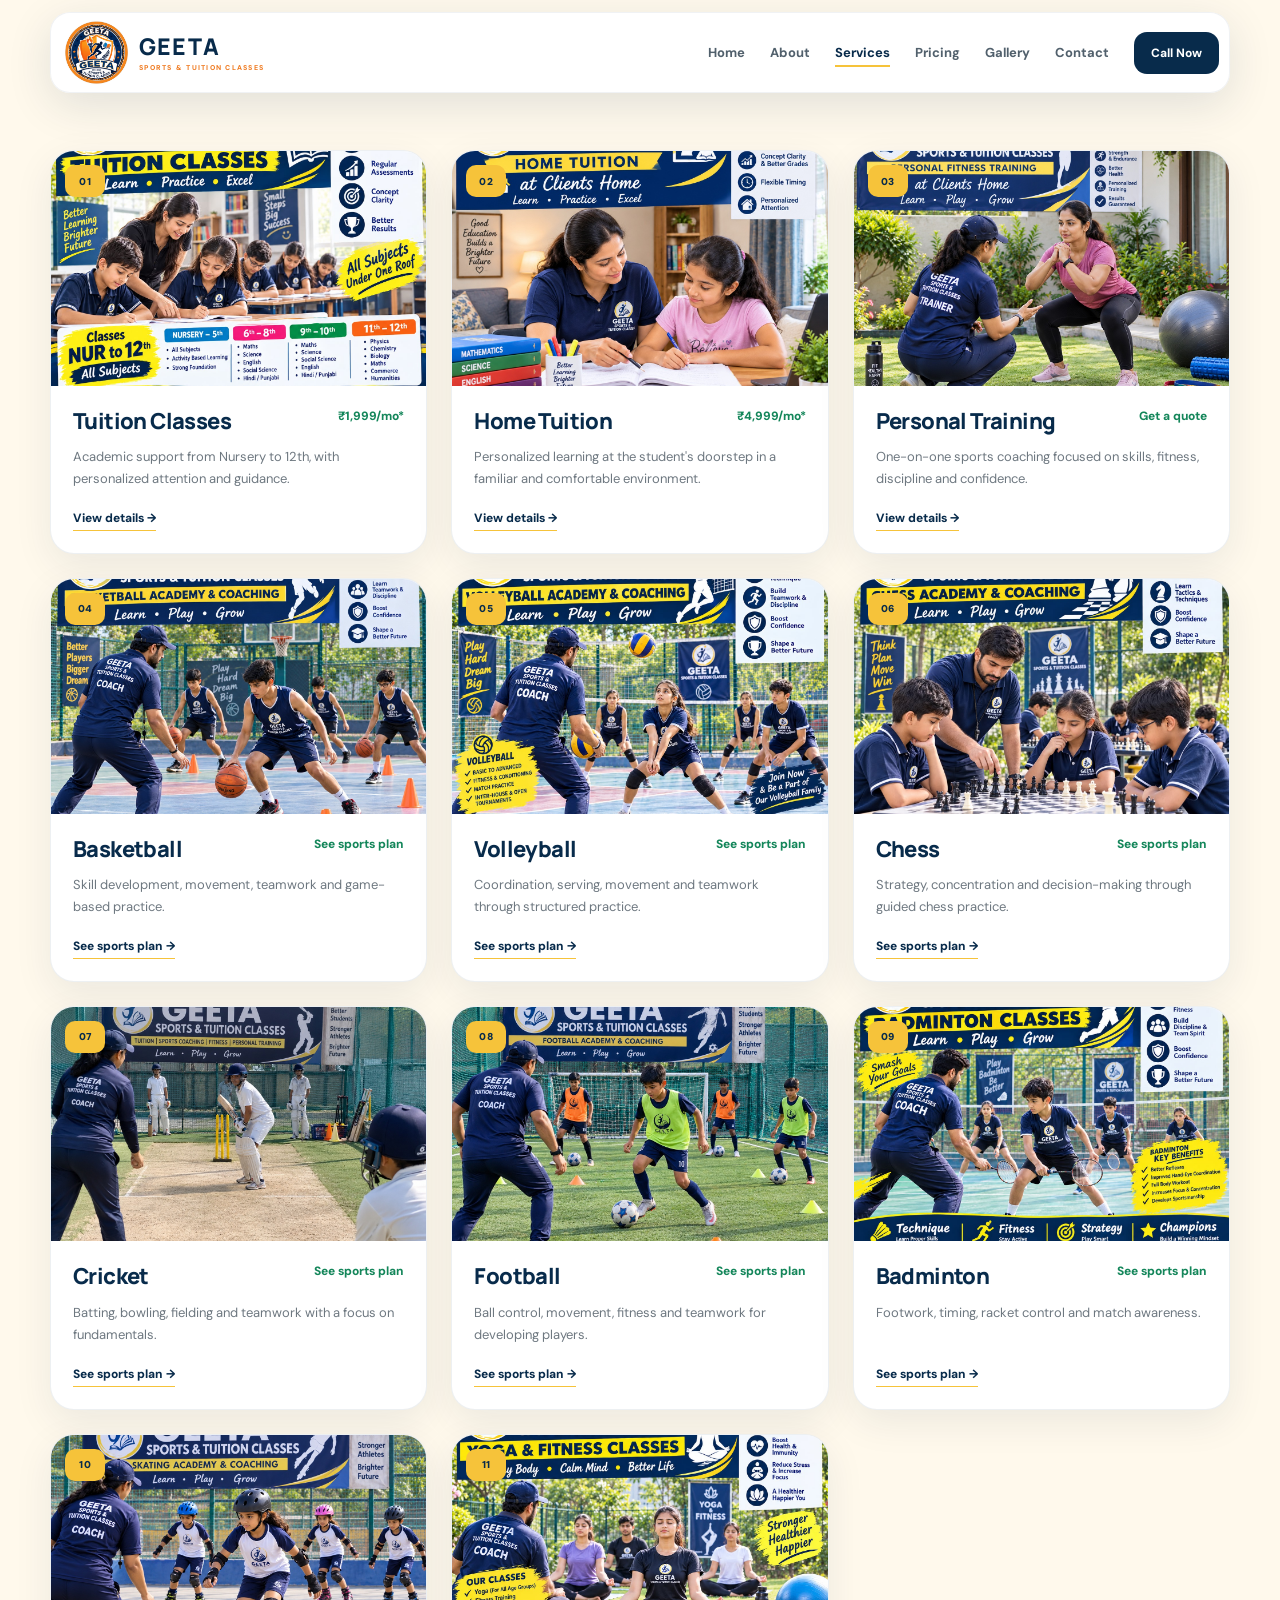
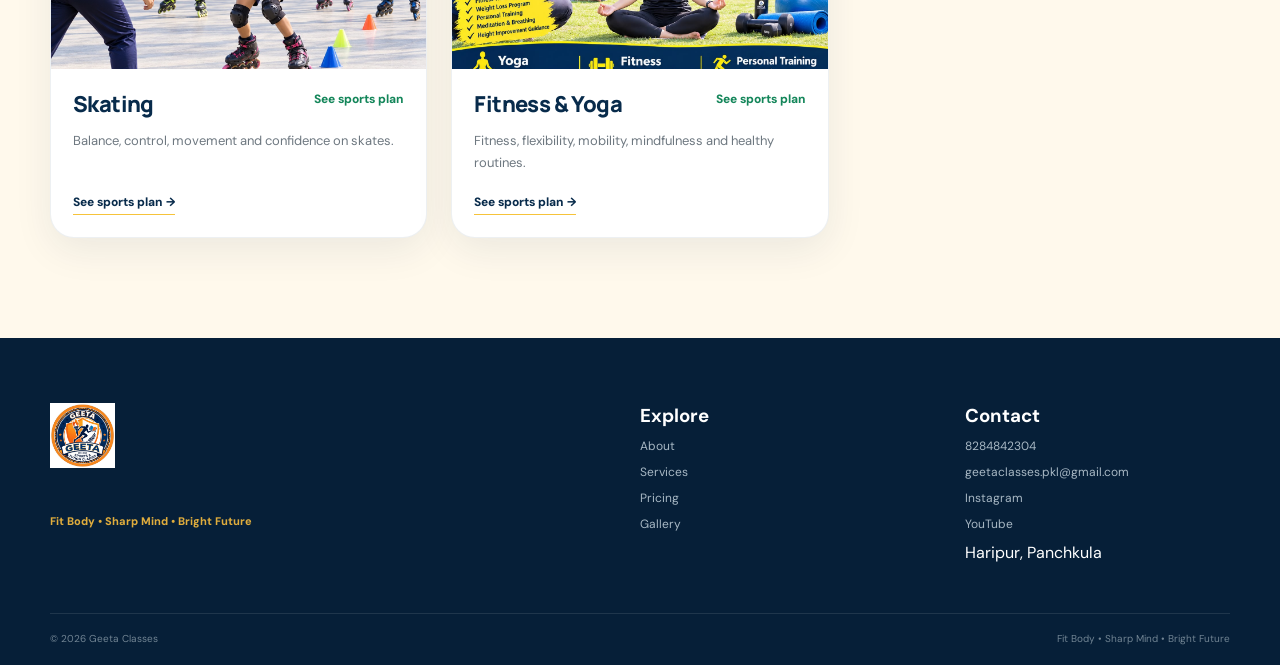
<file: sports.html>
<!DOCTYPE html>
<html lang="en">
<head>
  <meta charset="UTF-8">
  <meta name="viewport" content="width=device-width, initial-scale=1.0">
  <meta name="description" content="Geeta Classes services — tuition, home tuition, personal training, sports, fitness and yoga in Panchkula.">
  <title>Services | Geeta Classes</title>
  <link rel="stylesheet" href="services.css">
</head>
<body>

  <header class="site-header" id="siteHeader">
    <nav class="navbar" aria-label="Main navigation">
      <a href="index.html" class="brand">
        <img src="assets/images/academy/22.jpg" alt="Geeta Classes logo">
        <span class="brand-copy">
          <strong>GEETA</strong>
          <small>SPORTS &amp; TUITION CLASSES</small>
        </span>
      </a>

      <button class="menu-toggle" id="menuToggle" type="button"
              aria-label="Open navigation menu" aria-controls="mainNav" aria-expanded="false">
        <span></span>
        <span></span>
        <span></span>
      </button>

      <div class="nav-menu" id="mainNav">
        <a href="index.html">Home</a>
        <a href="index.html#about">About</a>
        <a href="services.html" class="active" aria-current="page">Services</a>
        <a href="index.html#pricing">Pricing</a>
        <a href="gallery.html">Gallery</a>
        <a href="index.html#contact">Contact</a>
        <a href="tel:8284842304" class="nav-call">Call Now</a>
      </div>
    </nav>
  </header>

  <main class="services-page">
    <section class="services-grid" aria-label="Geeta Classes services">

    <!-- 01 — Tuition Classes -->
    <article class="service-card">
        <div class="service-image-wrap">
            <img src="assets/images/services/service-09.jpeg" alt="Tuition Classes" loading="lazy">
            <span class="service-number">01</span>
        </div>

        <div class="service-card-body">
            <div class="service-card-top">
                <h2>Tuition Classes</h2>
                <span class="service-price">₹1,999/mo*</span>
            </div>

            <p>
                Academic support from Nursery to 12th, with personalized attention and guidance.
            </p>

            <a class="service-link"
               href="https://wa.me/918284842384?text=Hello%20Geeta%20Classes%2C%20I%20want%20to%20know%20more%20about%20Tuition%20Classes."
               target="_blank"
               rel="noopener noreferrer">
                <span>View details</span>
                <span aria-hidden="true">→</span>
            </a>
        </div>
    </article>


    <!-- 02 — Home Tuition -->
    <article class="service-card">
        <div class="service-image-wrap">
            <img src="assets/images/services/service-01.jpeg" alt="Home Tuition" loading="lazy">
            <span class="service-number">02</span>
        </div>

        <div class="service-card-body">
            <div class="service-card-top">
                <h2>Home Tuition</h2>
                <span class="service-price">₹4,999/mo*</span>
            </div>

            <p>
                Personalized learning at the student's doorstep in a familiar and comfortable environment.
            </p>

            <a class="service-link"
               href="https://wa.me/918284842384?text=Hello%20Geeta%20Classes%2C%20I%20want%20to%20know%20more%20about%20Home%20Tuition."
               target="_blank"
               rel="noopener noreferrer">
                <span>View details</span>
                <span aria-hidden="true">→</span>
            </a>
        </div>
    </article>


    <!-- 03 — Personal Training -->
    <article class="service-card">
        <div class="service-image-wrap">
            <img src="assets/images/services/service-12.jpeg" alt="Personal Training" loading="lazy">
            <span class="service-number">03</span>
        </div>

        <div class="service-card-body">
            <div class="service-card-top">
                <h2>Personal Training</h2>
                <span class="service-price">Get a quote</span>
            </div>

            <p>
                One-on-one sports coaching focused on skills, fitness, discipline and confidence.
            </p>

            <a class="service-link"
               href="https://wa.me/918284842384?text=Hello%20Geeta%20Classes%2C%20I%20want%20to%20know%20more%20about%20Personal%20Training."
               target="_blank"
               rel="noopener noreferrer">
                <span>View details</span>
                <span aria-hidden="true">→</span>
            </a>
        </div>
    </article>


    <!-- 04 — Basketball -->
    <article class="service-card">
        <div class="service-image-wrap">
            <img src="assets/images/services/service-02.jpeg" alt="Basketball" loading="lazy">
            <span class="service-number">04</span>
        </div>

        <div class="service-card-body">
            <div class="service-card-top">
                <h2>Basketball</h2>
                <span class="service-price">See sports plan</span>
            </div>

            <p>
                Skill development, movement, teamwork and game-based practice.
            </p>

            <a class="service-link"
               href="https://wa.me/918284842384?text=Hello%20Geeta%20Classes%2C%20I%20want%20to%20know%20more%20about%20Basketball%20classes."
               target="_blank"
               rel="noopener noreferrer">
                <span>See sports plan</span>
                <span aria-hidden="true">→</span>
            </a>
        </div>
    </article>


    <!-- 05 — Volleyball -->
    <article class="service-card">
        <div class="service-image-wrap">
            <img src="assets/images/services/service-06.jpeg" alt="Volleyball" loading="lazy">
            <span class="service-number">05</span>
        </div>

        <div class="service-card-body">
            <div class="service-card-top">
                <h2>Volleyball</h2>
                <span class="service-price">See sports plan</span>
            </div>

            <p>
                Coordination, serving, movement and teamwork through structured practice.
            </p>

            <a class="service-link"
               href="https://wa.me/918284842384?text=Hello%20Geeta%20Classes%2C%20I%20want%20to%20know%20more%20about%20Volleyball%20classes."
               target="_blank"
               rel="noopener noreferrer">
                <span>See sports plan</span>
                <span aria-hidden="true">→</span>
            </a>
        </div>
    </article>


    <!-- 06 — Chess -->
    <article class="service-card">
        <div class="service-image-wrap">
            <img src="assets/images/services/service-08.jpeg" alt="Chess" loading="lazy">
            <span class="service-number">06</span>
        </div>

        <div class="service-card-body">
            <div class="service-card-top">
                <h2>Chess</h2>
                <span class="service-price">See sports plan</span>
            </div>

            <p>
                Strategy, concentration and decision-making through guided chess practice.
            </p>

            <a class="service-link"
               href="https://wa.me/918284842384?text=Hello%20Geeta%20Classes%2C%20I%20want%20to%20know%20more%20about%20Chess%20classes."
               target="_blank"
               rel="noopener noreferrer">
                <span>See sports plan</span>
                <span aria-hidden="true">→</span>
            </a>
        </div>
    </article>


    <!-- 07 — Cricket -->
    <article class="service-card">
        <div class="service-image-wrap">
            <img src="assets/images/services/service-04.jpeg" alt="Cricket" loading="lazy">
            <span class="service-number">07</span>
        </div>

        <div class="service-card-body">
            <div class="service-card-top">
                <h2>Cricket</h2>
                <span class="service-price">See sports plan</span>
            </div>

            <p>
                Batting, bowling, fielding and teamwork with a focus on fundamentals.
            </p>

            <a class="service-link"
               href="https://wa.me/918284842384?text=Hello%20Geeta%20Classes%2C%20I%20want%20to%20know%20more%20about%20Cricket%20classes."
               target="_blank"
               rel="noopener noreferrer">
                <span>See sports plan</span>
                <span aria-hidden="true">→</span>
            </a>
        </div>
    </article>


    <!-- 08 — Football -->
    <article class="service-card">
        <div class="service-image-wrap">
            <img src="assets/images/services/service-03.jpeg" alt="Football" loading="lazy">
            <span class="service-number">08</span>
        </div>

        <div class="service-card-body">
            <div class="service-card-top">
                <h2>Football</h2>
                <span class="service-price">See sports plan</span>
            </div>

            <p>
                Ball control, movement, fitness and teamwork for developing players.
            </p>

            <a class="service-link"
               href="https://wa.me/918284842384?text=Hello%20Geeta%20Classes%2C%20I%20want%20to%20know%20more%20about%20Football%20classes."
               target="_blank"
               rel="noopener noreferrer">
                <span>See sports plan</span>
                <span aria-hidden="true">→</span>
            </a>
        </div>
    </article>


    <!-- 09 — Badminton -->
    <article class="service-card">
        <div class="service-image-wrap">
            <img src="assets/images/services/service-11.jpeg" alt="Badminton" loading="lazy">
            <span class="service-number">09</span>
        </div>

        <div class="service-card-body">
            <div class="service-card-top">
                <h2>Badminton</h2>
                <span class="service-price">See sports plan</span>
            </div>

            <p>
                Footwork, timing, racket control and match awareness.
            </p>

            <a class="service-link"
               href="https://wa.me/918284842384?text=Hello%20Geeta%20Classes%2C%20I%20want%20to%20know%20more%20about%20Badminton%20classes."
               target="_blank"
               rel="noopener noreferrer">
                <span>See sports plan</span>
                <span aria-hidden="true">→</span>
            </a>
        </div>
    </article>


    <!-- 10 — Skating -->
    <article class="service-card">
        <div class="service-image-wrap">
            <img src="assets/images/services/service-05.jpeg" alt="Skating" loading="lazy">
            <span class="service-number">10</span>
        </div>

        <div class="service-card-body">
            <div class="service-card-top">
                <h2>Skating</h2>
                <span class="service-price">See sports plan</span>
            </div>

            <p>
                Balance, control, movement and confidence on skates.
            </p>

            <a class="service-link"
               href="https://wa.me/918284842384?text=Hello%20Geeta%20Classes%2C%20I%20want%20to%20know%20more%20about%20Skating%20classes."
               target="_blank"
               rel="noopener noreferrer">
                <span>See sports plan</span>
                <span aria-hidden="true">→</span>
            </a>
        </div>
    </article>


    <!-- 11 — Fitness & Yoga -->
    <article class="service-card">
        <div class="service-image-wrap">
            <img src="assets/images/services/service-07.jpeg" alt="Fitness &amp; Yoga" loading="lazy">
            <span class="service-number">11</span>
        </div>

        <div class="service-card-body">
            <div class="service-card-top">
                <h2>Fitness &amp; Yoga</h2>
                <span class="service-price">See sports plan</span>
            </div>

            <p>
                Fitness, flexibility, mobility, mindfulness and healthy routines.
            </p>

            <a class="service-link"
               href="https://wa.me/918284842384?text=Hello%20Geeta%20Classes%2C%20I%20want%20to%20know%20more%20about%20Fitness%20and%20Yoga%20classes."
               target="_blank"
               rel="noopener noreferrer">
                <span>See sports plan</span>
                <span aria-hidden="true">→</span>
            </a>
        </div>
    </article>

</section>
  </main>

  <footer class="site-footer">
    <div class="footer-inner">
      <div class="footer-brand">
        <a href="index.html" class="footer-logo">
          <img src="assets/images/academy/22.jpg" alt="Geeta Classes logo">
        </a>
        <p>Fit Body • Sharp Mind • Bright Future</p>
      </div>

      <div class="footer-column">
        <h3>Explore</h3>
        <a href="index.html#about">About</a>
        <a href="services.html">Services</a>
        <a href="index.html#pricing">Pricing</a>
        <a href="gallery.html">Gallery</a>
      </div>

      <div class="footer-column">
        <h3>Contact</h3>
        <a href="tel:8284842304">8284842304</a>
        <a href="mailto:geetaclasses.pkl@gmail.com">geetaclasses.pkl@gmail.com</a>
        <a href="https://www.instagram.com/" target="_blank" rel="noopener noreferrer">Instagram</a>
        <a href="https://www.youtube.com/" target="_blank" rel="noopener noreferrer">YouTube</a>
        <span>Haripur, Panchkula</span>
      </div>
    </div>

    <div class="footer-bottom">
      <span>© <span id="currentYear"></span> Geeta Classes</span>
      <span>Fit Body • Sharp Mind • Bright Future</span>
    </div>
  </footer>

  <script>
    const menuToggle = document.getElementById('menuToggle');
    const mainNav = document.getElementById('mainNav');

    menuToggle.addEventListener('click', () => {
      const isOpen = mainNav.classList.toggle('open');
      menuToggle.setAttribute('aria-expanded', String(isOpen));
      menuToggle.setAttribute('aria-label', isOpen ? 'Close navigation menu' : 'Open navigation menu');
      document.body.classList.toggle('menu-open', isOpen);
    });

    mainNav.querySelectorAll('a').forEach(link => {
      link.addEventListener('click', () => {
        mainNav.classList.remove('open');
        menuToggle.setAttribute('aria-expanded', 'false');
        menuToggle.setAttribute('aria-label', 'Open navigation menu');
        document.body.classList.remove('menu-open');
      });
    });

    document.getElementById('currentYear').textContent = new Date().getFullYear();
  </script>

</body>
</html>
</file>
<file: services.css>
/* =========================================================
   GEETA CLASSES — SERVICES PAGE
   Responsive CSS
   Tailored to services.html exactly
   ========================================================= */

@import url('https://fonts.googleapis.com/css2?family=DM+Sans:wght@400;500;600;700&family=Manrope:wght@500;600;700;800&family=Playfair+Display:ital,wght@0,600;0,700;1,600;1,700&display=swap');

:root{
    --navy:#082b4b;
    --navy2:#051d33;
    --green:#14865a;
    --green2:#0e6948;
    --gold:#f6c33a;
    --orange:#ef7b22;
    --cream:#fff9ec;
    --paper:#f4ecdc;
    --white:#fff;
    --ink:#10202e;
    --muted:#6e7880;
    --line:#e4dac9;
    --shadow:0 18px 55px rgba(8,43,75,.12);
}

*,
*::before,
*::after{
    box-sizing:border-box;
    margin:0;
    padding:0;
}

html{
    scroll-behavior:smooth;
    overflow-x:hidden;
}

body{
    width:100%;
    min-width:0;
    overflow-x:hidden;
    font-family:"DM Sans",sans-serif;
    background:var(--cream);
    color:var(--ink);
    -webkit-font-smoothing:antialiased;
}

body.menu-open{
    overflow:hidden;
}

img{
    display:block;
    max-width:100%;
}

a{
    color:inherit;
    text-decoration:none;
}

button{
    font:inherit;
}

.site-header{
    position:fixed;
    z-index:5000;
    top:0;
    left:0;
    width:100%;
    padding:12px 18px;
}

.navbar{
    width:min(1180px,100%);
    min-height:76px;
    margin:auto;
    padding:7px 10px 7px 13px;

    display:flex;
    align-items:center;
    justify-content:space-between;
    gap:18px;

    background:rgba(255,255,255,.97);
    border:1px solid rgba(8,43,75,.06);
    border-radius:20px;
    box-shadow:0 12px 45px rgba(8,43,75,.12);
    backdrop-filter:blur(14px);
}

.brand{
    min-width:0;
    flex:0 0 auto;
    display:flex;
    align-items:center;
    gap:10px;
}

.brand > img{
    width:65px;
    height:65px;
    flex:0 0 65px;
    object-fit:contain;
    border-radius:10px;
}

.brand-copy{
    min-width:0;
    display:flex;
    flex-direction:column;
    line-height:1;
}

.brand-copy strong{
    color:var(--navy);
    font:800 23px/1 "Manrope",sans-serif;
    letter-spacing:1.2px;
}

.brand-copy small{
    margin-top:6px;
    color:var(--orange);
    font-size:7px;
    line-height:1;
    font-weight:800;
    letter-spacing:1.25px;
    white-space:nowrap;
}

.nav-menu{
    min-width:0;
    display:flex;
    align-items:center;
    justify-content:center;
    gap:25px;
}

.nav-menu a{
    position:relative;
    padding:8px 0;
    color:#51606c;
    font-size:13px;
    font-weight:700;
    white-space:nowrap;
}

.nav-menu a::after{
    content:"";
    position:absolute;
    left:0;
    bottom:2px;
    width:0;
    height:2px;
    background:var(--gold);
    transition:width .22s ease;
}

.nav-menu a:hover,
.nav-menu a.active{
    color:var(--navy);
}

.nav-menu a:hover::after,
.nav-menu a.active::after{
    width:100%;
}

.nav-menu .nav-call{
    display:inline-flex;
    align-items:center;
    justify-content:center;
    padding:13px 17px;
    border-radius:13px;
    background:var(--navy);
    color:#fff;
    font-size:12px;
    font-weight:800;
}

.nav-menu .nav-call::after{
    display:none;
}

.menu-toggle{
    display:none;
    width:45px;
    height:45px;
    flex:0 0 45px;
    border:0;
    border-radius:12px;
    background:var(--navy);
    cursor:pointer;
    align-items:center;
    justify-content:center;
    flex-direction:column;
    gap:4px;
}

.menu-toggle span{
    display:block;
    width:20px;
    height:2px;
    border-radius:2px;
    background:#fff;
    transition:transform .2s ease,opacity .2s ease;
}

/* =========================================================
   PAGE
   ========================================================= */

.services-page{
    width:100%;
    padding:150px 18px 100px;
}

.services-grid{
    width:min(1180px,100%);
    margin:0 auto;

    display:grid;
    grid-template-columns:repeat(3,minmax(0,1fr));
    gap:24px;
}

.service-card{
    min-width:0;
    overflow:hidden;

    display:flex;
    flex-direction:column;

    background:#fff;
    border:1px solid rgba(8,43,75,.07);
    border-radius:24px;
    box-shadow:0 12px 38px rgba(8,43,75,.08);

    transition:
        transform .28s ease,
        box-shadow .28s ease;
}

.service-card:hover{
    transform:translateY(-6px);
    box-shadow:var(--shadow);
}

.service-image-wrap{
    position:relative;
    width:100%;
    aspect-ratio:16 / 10;
    overflow:hidden;
    background:var(--paper);
}

.service-image-wrap img{
    width:100%;
    height:100%;
    object-fit:cover;
    transition:transform .45s ease;
}

.service-card:hover .service-image-wrap img{
    transform:scale(1.045);
}

.service-number{
    position:absolute;
    top:14px;
    left:14px;
    z-index:2;

    min-width:40px;
    height:32px;
    padding:0 9px;

    display:inline-flex;
    align-items:center;
    justify-content:center;

    border-radius:10px;
    background:var(--gold);
    color:var(--navy);

    font-size:10px;
    font-weight:900;
    letter-spacing:.5px;
}

.service-card-body{
    min-width:0;
    flex:1;

    display:flex;
    flex-direction:column;

    padding:23px 22px 22px;
}

.service-card-top{
    min-width:0;
    display:flex;
    align-items:flex-start;
    justify-content:space-between;
    gap:12px;
}

.service-card h2{
    min-width:0;
    color:var(--navy);
    font:800 22px/1.1 "Manrope",sans-serif;
    letter-spacing:-.6px;
}

.service-price{
    flex:0 0 auto;
    color:var(--green);
    font-size:12px;
    line-height:1.2;
    font-weight:800;
    text-align:right;
    white-space:nowrap;
}

.service-card-body > p{
    margin-top:13px;
    color:var(--muted);
    font-size:13px;
    line-height:1.7;
}

.service-link{
    align-self:flex-start;
    margin-top:auto;
    padding-top:20px;

    color:var(--navy);
    font-size:12px;
    font-weight:800;
    border-bottom:1px solid var(--gold);
    padding-bottom:4px;

    transition:color .2s ease,border-color .2s ease;
}

.service-link:hover{
    color:var(--green);
    border-color:var(--green);
}

/* =========================================================
   FOOTER
   Matched to the Gallery footer design
   ========================================================= */

.site-footer{
    padding:65px 0 20px;
    background:#061f38;
    color:#fff;
}

.footer-inner{
    width:min(1180px,calc(100% - 36px));
    margin:auto;

    display:grid;
    grid-template-columns:2fr 1fr 1fr;
    gap:60px;
}

.footer-brand{
    display:flex;
    align-items:flex-start;
    gap:12px;
    flex-wrap:wrap;
}

.footer-logo{
    width:65px;
    height:65px;
    object-fit:contain;
}

.footer-brand h3{
    display:block;
    font-size:20px;
    line-height:1;
    letter-spacing:1px;
}

.footer-brand p{
    width:100%;
    margin:0;
    color:#e0ad3d;
    font-size:11px;
    font-weight:800;
}

.footer-column h4{
    margin:0 0 15px;

    color:#e0ad3d;

    font-size:10px;
    font-weight:800;
    letter-spacing:1.5px;

    text-transform:uppercase;
}

.footer-column a,
.footer-column p{
    display:block;
    margin:10px 0;

    color:#a8b8c4;

    font-size:12px;
}

.footer-column a:hover{
    color:#fff;
}

.footer-bottom{
    width:min(1180px,calc(100% - 36px));

    margin:50px auto 0;
    padding-top:18px;

    border-top:1px solid rgba(255,255,255,.1);

    display:flex;
    align-items:center;
    justify-content:space-between;

    color:#718493;
    font-size:10px;
}

/* Footer mobile — same proportions and spacing language as Gallery */

@media (max-width:900px){

    .site-footer{
        padding:45px 0 20px;
    }

    .footer-inner{
        width:calc(100% - 28px);

        grid-template-columns:1fr;
        gap:35px;
    }

    .footer-bottom{
        width:calc(100% - 28px);

        flex-direction:column;
        align-items:flex-start;
        gap:8px;

        margin-top:35px;
    }
}

@media (max-width:480px){

    .footer-inner,
    .footer-bottom{
        width:calc(100% - 12px);
    }
}

/* =========================================================
   TABLET
   ========================================================= */

@media (max-width:1050px){

    .site-header{
        padding:10px 14px;
    }

    .navbar{
        min-height:70px;
    }

    .brand > img{
        width:56px;
        height:56px;
        flex-basis:56px;
    }

    .brand-copy strong{
        font-size:20px;
    }

    .nav-menu{
        gap:16px;
    }

    .nav-menu a{
        font-size:12px;
    }

    .nav-menu .nav-call{
        padding:11px 13px;
    }

    .services-page{
        padding-top:135px;
    }

    .services-grid{
        grid-template-columns:repeat(2,minmax(0,1fr));
        gap:20px;
    }
}

/* =========================================================
   MOBILE NAV + MOBILE LAYOUT
   ========================================================= */

@media (max-width:820px){

    .site-header{
        padding:9px 12px;
    }

    .navbar{
        width:100%;
        min-height:60px;
        padding:5px 6px 5px 8px;
        border-radius:16px;
    }

    .brand{
        gap:8px;
        max-width:calc(100% - 52px);
    }

    .brand > img{
        width:46px;
        height:46px;
        flex-basis:46px;
    }

    .brand-copy{
        overflow:hidden;
    }

    .brand-copy strong{
        font-size:18px;
        letter-spacing:.7px;
    }

    .brand-copy small{
        margin-top:5px;
        font-size:5.5px;
        letter-spacing:.85px;
        overflow:hidden;
        text-overflow:clip;
    }

    .menu-toggle{
        display:flex;
    }

    .nav-menu{
        position:absolute;
        top:calc(100% + 8px);
        left:0;
        right:0;

        width:100%;
        max-height:calc(100vh - 82px);
        overflow-y:auto;

        padding:9px;

        display:flex;
        flex-direction:column;
        align-items:stretch;
        justify-content:flex-start;
        gap:3px;

        background:#fff;
        border:1px solid rgba(8,43,75,.07);
        border-radius:17px;
        box-shadow:0 18px 50px rgba(8,43,75,.16);

        opacity:0;
        visibility:hidden;
        pointer-events:none;
        transform:translateY(-8px);

        transition:
            opacity .22s ease,
            visibility .22s ease,
            transform .22s ease;
    }

    .nav-menu.open{
        opacity:1;
        visibility:visible;
        pointer-events:auto;
        transform:translateY(0);
    }

    .nav-menu a{
        width:100%;
        padding:13px 14px;
        border-radius:10px;
        font-size:13px;
    }

    .nav-menu a::after{
        display:none;
    }

    .nav-menu a:hover,
    .nav-menu a.active{
        background:var(--cream);
    }

    .nav-menu .nav-call{
        width:100%;
        min-height:46px;
        margin-top:5px;
        border-radius:11px;
        font-size:13px;
    }

    .services-page{
        padding:100px 13px 65px;
    }

    .services-grid{
        width:100%;
        grid-template-columns:1fr;
        gap:17px;
    }

    .service-card{
        border-radius:19px;
    }

    .service-card:hover{
        transform:none;
    }

    .service-image-wrap{
        aspect-ratio:16 / 9;
    }

    .service-number{
        top:11px;
        left:11px;
        min-width:38px;
        height:29px;
        border-radius:9px;
        font-size:9px;
    }

    .service-card-body{
        padding:18px 17px 18px;
    }

    .service-card-top{
        gap:9px;
    }

    .service-card h2{
        font-size:20px;
        line-height:1.12;
        letter-spacing:-.4px;
    }

    .service-price{
        font-size:11px;
    }

    .service-card-body > p{
        margin-top:11px;
        font-size:12.5px;
        line-height:1.65;
    }

    .service-link{
        margin-top:18px;
        padding-top:0;
        padding-bottom:4px;
        font-size:11px;
    }

    .footer-inner{
        width:calc(100% - 28px);
        padding:48px 0 28px;
        grid-template-columns:1fr;
        gap:32px;
    }

    .footer-brand p{
        max-width:100%;
    }

    .footer-bottom{
        width:calc(100% - 28px);
        padding:16px 0 20px;
        flex-direction:column;
        gap:8px;
        line-height:1.5;
    }
}

/* =========================================================
   SMALL PHONES
   ========================================================= */

@media (max-width:430px){

    .site-header{
        padding:8px 9px;
    }

    .navbar{
        min-height:56px;
        border-radius:14px;
    }

    .brand > img{
        width:42px;
        height:42px;
        flex-basis:42px;
    }

    .brand-copy strong{
        font-size:17px;
    }

    .brand-copy small{
        font-size:5px;
        letter-spacing:.65px;
    }

    .menu-toggle{
        width:40px;
        height:40px;
        flex-basis:40px;
        border-radius:10px;
    }

    .menu-toggle span{
        width:18px;
    }

    .services-page{
        padding:88px 10px 50px;
    }

    .services-grid{
        gap:14px;
    }

    .service-card{
        border-radius:17px;
    }

    .service-image-wrap{
        aspect-ratio:1.45 / 1;
    }

    .service-card-body{
        padding:16px 14px 16px;
    }

    .service-card h2{
        font-size:18px;
    }

    .service-price{
        font-size:10px;
    }

    .service-card-body > p{
        font-size:12px;
        line-height:1.6;
    }

    .footer-inner{
        width:calc(100% - 22px);
        padding-top:40px;
    }

    .footer-bottom{
        width:calc(100% - 22px);
    }
}

/* =========================================================
   VERY SMALL PHONES
   ========================================================= */

@media (max-width:360px){

    .brand-copy small{
        display:none;
    }

    .service-card-top{
        display:block;
    }

    .service-price{
        display:block;
        margin-top:7px;
        text-align:left;
    }

    .service-card h2{
        font-size:19px;
    }
}

/* =========================================================
   ACCESSIBILITY / TOUCH
   ========================================================= */

@media (hover:none){
    .service-card:hover{
        transform:none;
        box-shadow:0 12px 38px rgba(8,43,75,.08);
    }

    .service-card:hover .service-image-wrap img{
        transform:none;
    }
}

@media (prefers-reduced-motion:reduce){
    *,
    *::before,
    *::after{
        scroll-behavior:auto !important;
        transition:none !important;
    }
}
</file>
